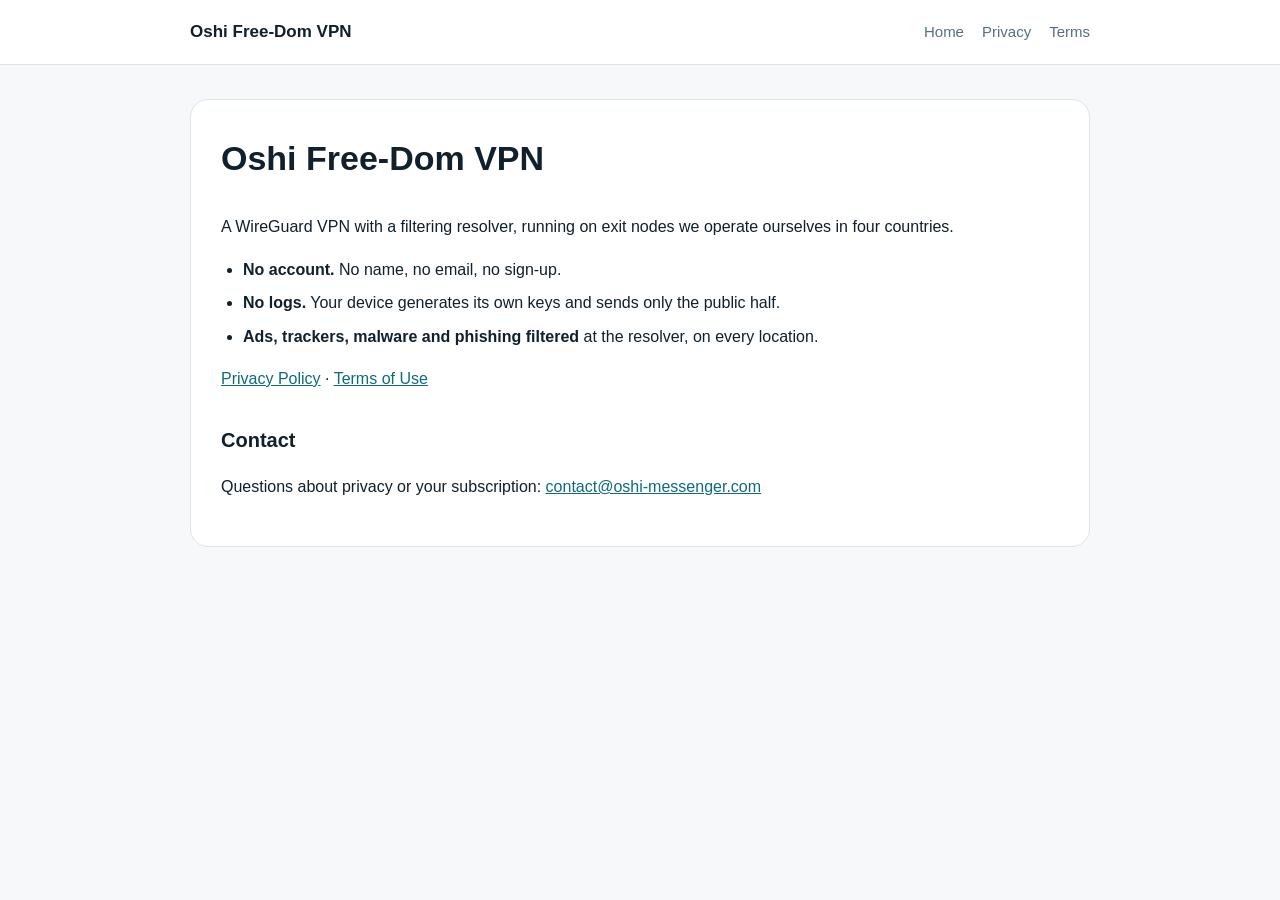
<file: index.html>
<!doctype html>
<html lang="en">
<head>
<meta charset="utf-8">
<meta name="viewport" content="width=device-width, initial-scale=1">
<title>Oshi Free-Dom VPN</title>
<meta name="description" content="A WireGuard VPN with a filtering resolver, run on our own exit nodes. No logs, no account.">
<link rel="stylesheet" href="assets/style.css">
</head>
<body>
<header class="site">
  <div class="wrap">
    <strong>Oshi Free-Dom VPN</strong>
    <nav>
      <a href="index.html">Home</a>
      <a href="privacy.html">Privacy</a>
      <a href="terms.html">Terms</a>
    </nav>
  </div>
</header>
<main class="wrap">
<article>

<h1>Oshi Free-Dom VPN</h1>
<p>A WireGuard VPN with a filtering resolver, running on exit nodes we operate ourselves in four countries.</p>
<ul>
<li><strong>No account.</strong> No name, no email, no sign-up.</li>
<li><strong>No logs.</strong> Your device generates its own keys and sends only the public half.</li>
<li><strong>Ads, trackers, malware and phishing filtered</strong> at the resolver, on every location.</li>
</ul>
<p><a href="privacy.html">Privacy Policy</a> · <a href="terms.html">Terms of Use</a></p>

<h2>Contact</h2>
<p>Questions about privacy or your subscription: <a href="mailto:contact@oshi-messenger.com">contact@oshi-messenger.com</a></p>
</article>
</main>
</body>
</html>
</file>
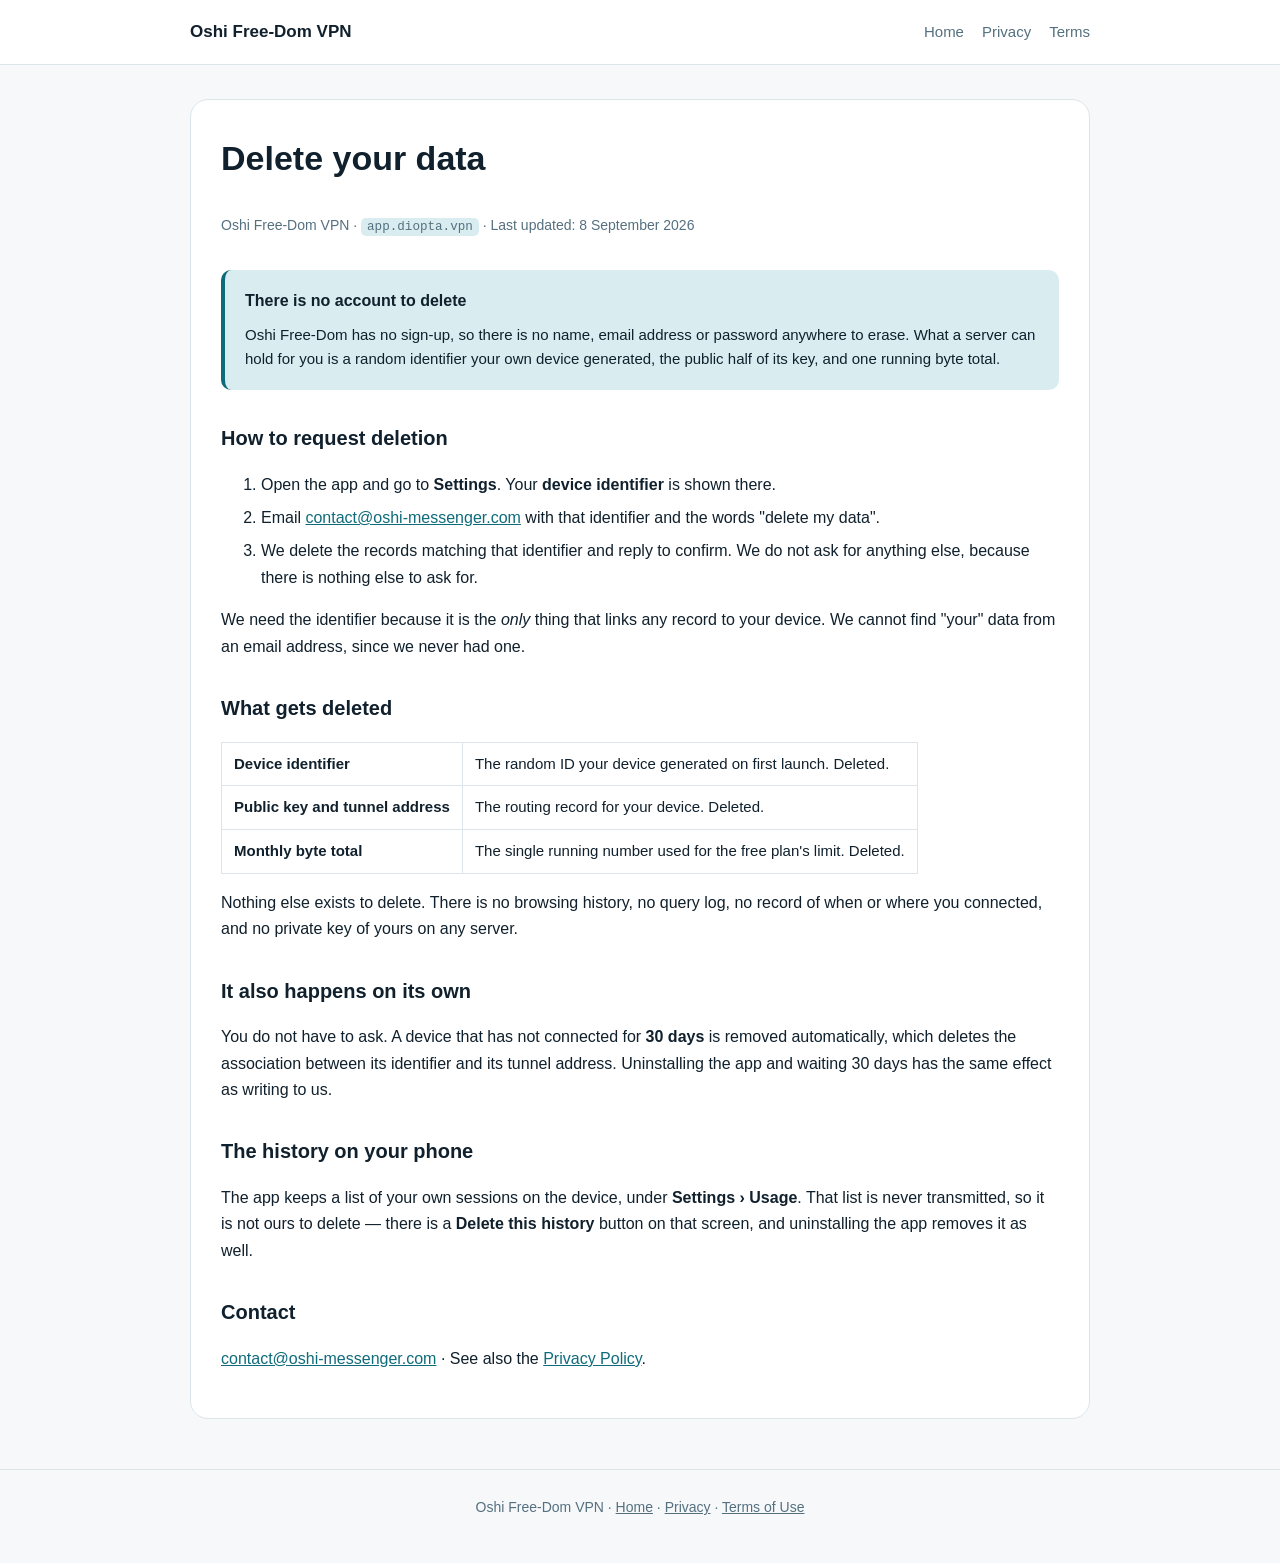
<file: data-deletion.html>
<!doctype html>
<html lang="en">
<head>
<meta charset="utf-8">
<meta name="viewport" content="width=device-width, initial-scale=1">
<title>Delete your data — Oshi Free-Dom VPN</title>
<meta name="description" content="How to have the data Oshi Free-Dom VPN holds for your device deleted, what gets deleted, and what is deleted automatically.">
<link rel="stylesheet" href="assets/style.css">
</head>
<body>
<header class="site">
  <div class="wrap">
    <strong>Oshi Free-Dom VPN</strong>
    <nav>
      <a href="index.html">Home</a>
      <a href="privacy.html">Privacy</a>
      <a href="terms.html">Terms</a>
    </nav>
  </div>
</header>
<main class="wrap">
<article>

<h1>Delete your data</h1>
<p class="updated">Oshi Free-Dom VPN · <code>app.diopta.vpn</code> · Last updated: 8 September 2026</p>

<div class="note">
<h3>There is no account to delete</h3>
<p>Oshi Free-Dom has no sign-up, so there is no name, email address or password anywhere to erase. What a server can hold for you is a random identifier your own device generated, the public half of its key, and one running byte total.</p>
</div>

<h2>How to request deletion</h2>
<ol>
<li>Open the app and go to <strong>Settings</strong>. Your <strong>device identifier</strong> is shown there.</li>
<li>Email <a href="mailto:contact@oshi-messenger.com?subject=Delete%20my%20data">contact@oshi-messenger.com</a> with that identifier and the words "delete my data".</li>
<li>We delete the records matching that identifier and reply to confirm. We do not ask for anything else, because there is nothing else to ask for.</li>
</ol>
<p>We need the identifier because it is the <em>only</em> thing that links any record to your device. We cannot find "your" data from an email address, since we never had one.</p>

<h2>What gets deleted</h2>
<table><tbody>
<tr><td><strong>Device identifier</strong></td><td>The random ID your device generated on first launch. Deleted.</td></tr>
<tr><td><strong>Public key and tunnel address</strong></td><td>The routing record for your device. Deleted.</td></tr>
<tr><td><strong>Monthly byte total</strong></td><td>The single running number used for the free plan's limit. Deleted.</td></tr>
</tbody></table>
<p>Nothing else exists to delete. There is no browsing history, no query log, no record of when or where you connected, and no private key of yours on any server.</p>

<h2>It also happens on its own</h2>
<p>You do not have to ask. A device that has not connected for <strong>30 days</strong> is removed automatically, which deletes the association between its identifier and its tunnel address. Uninstalling the app and waiting 30 days has the same effect as writing to us.</p>

<h2>The history on your phone</h2>
<p>The app keeps a list of your own sessions on the device, under <strong>Settings &rsaquo; Usage</strong>. That list is never transmitted, so it is not ours to delete — there is a <strong>Delete this history</strong> button on that screen, and uninstalling the app removes it as well.</p>

<h2>Contact</h2>
<p><a href="mailto:contact@oshi-messenger.com">contact@oshi-messenger.com</a> · See also the <a href="privacy.html">Privacy Policy</a>.</p>

</article>
</main>
<footer class="site">
  <div class="wrap">Oshi Free-Dom VPN · <a href="index.html">Home</a> · <a href="privacy.html">Privacy</a> · <a href="terms.html">Terms of Use</a></div>
</footer>
</body>
</html>
</file>
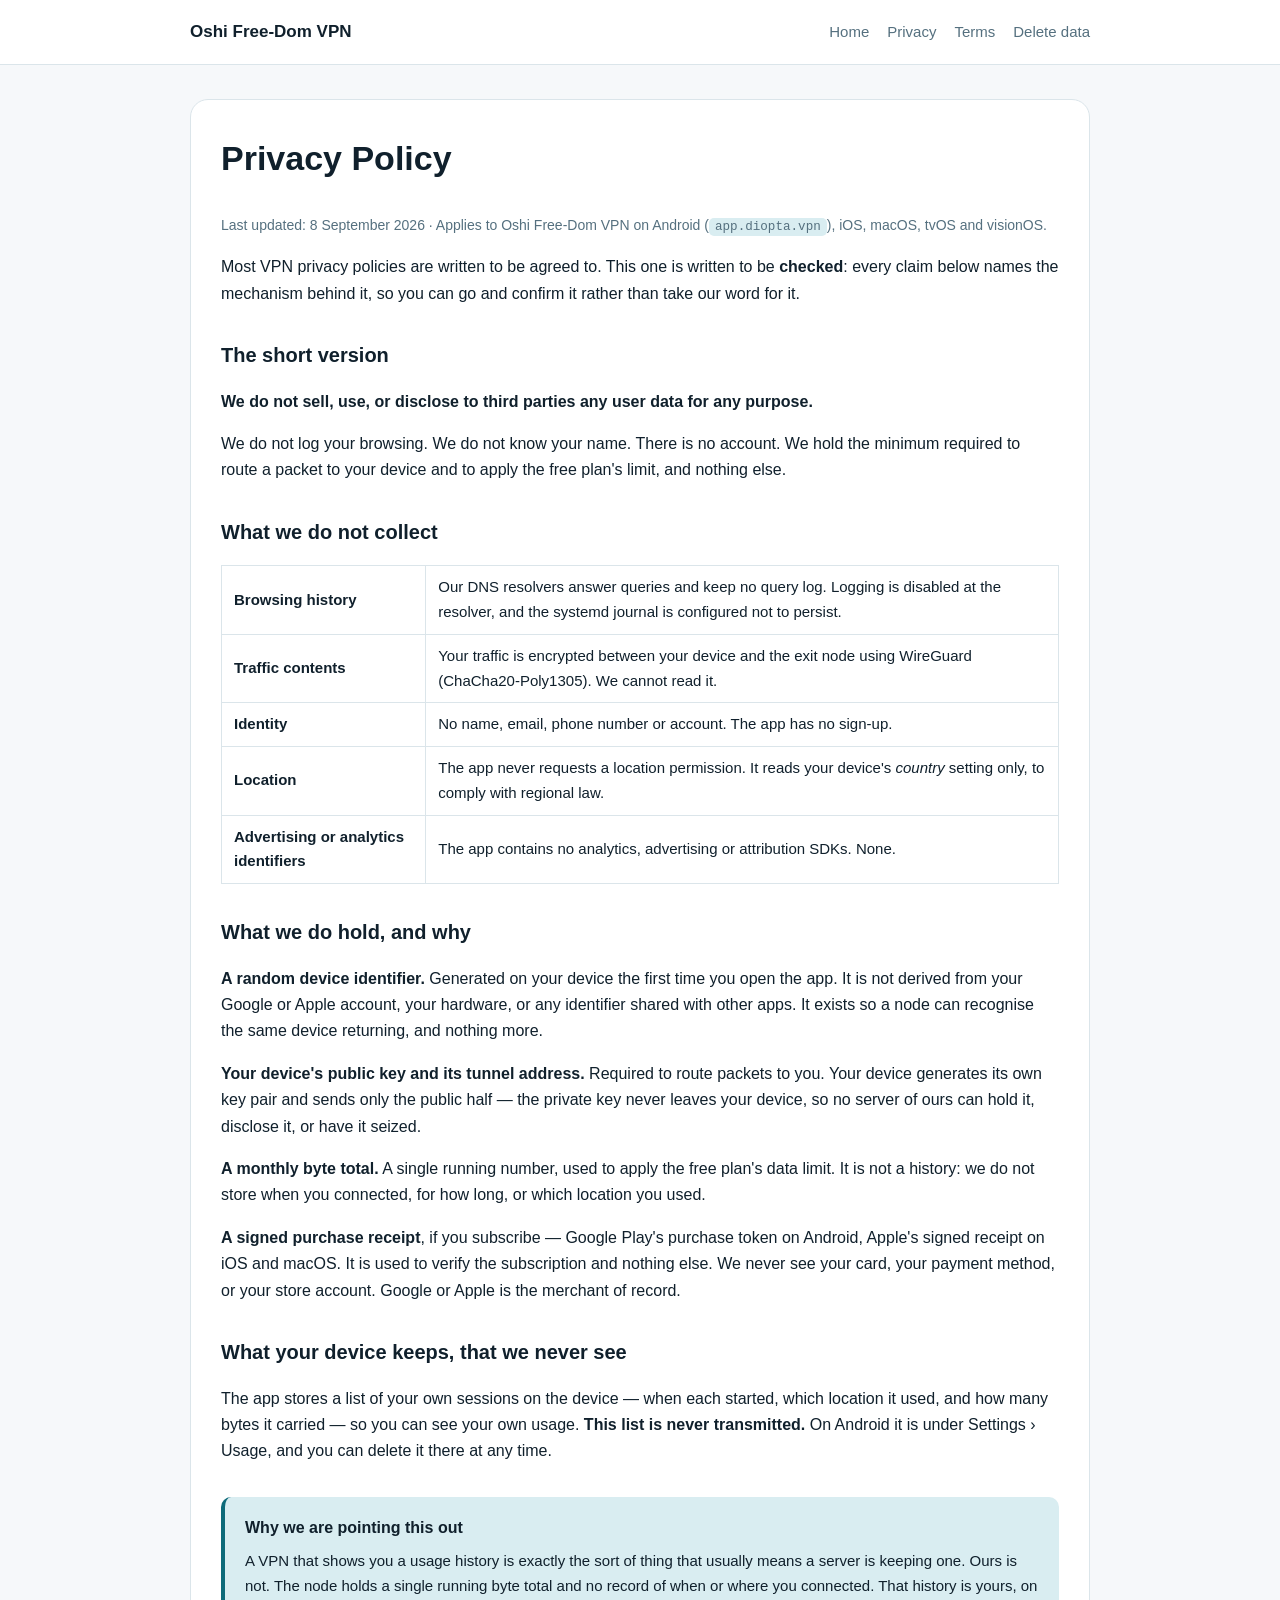
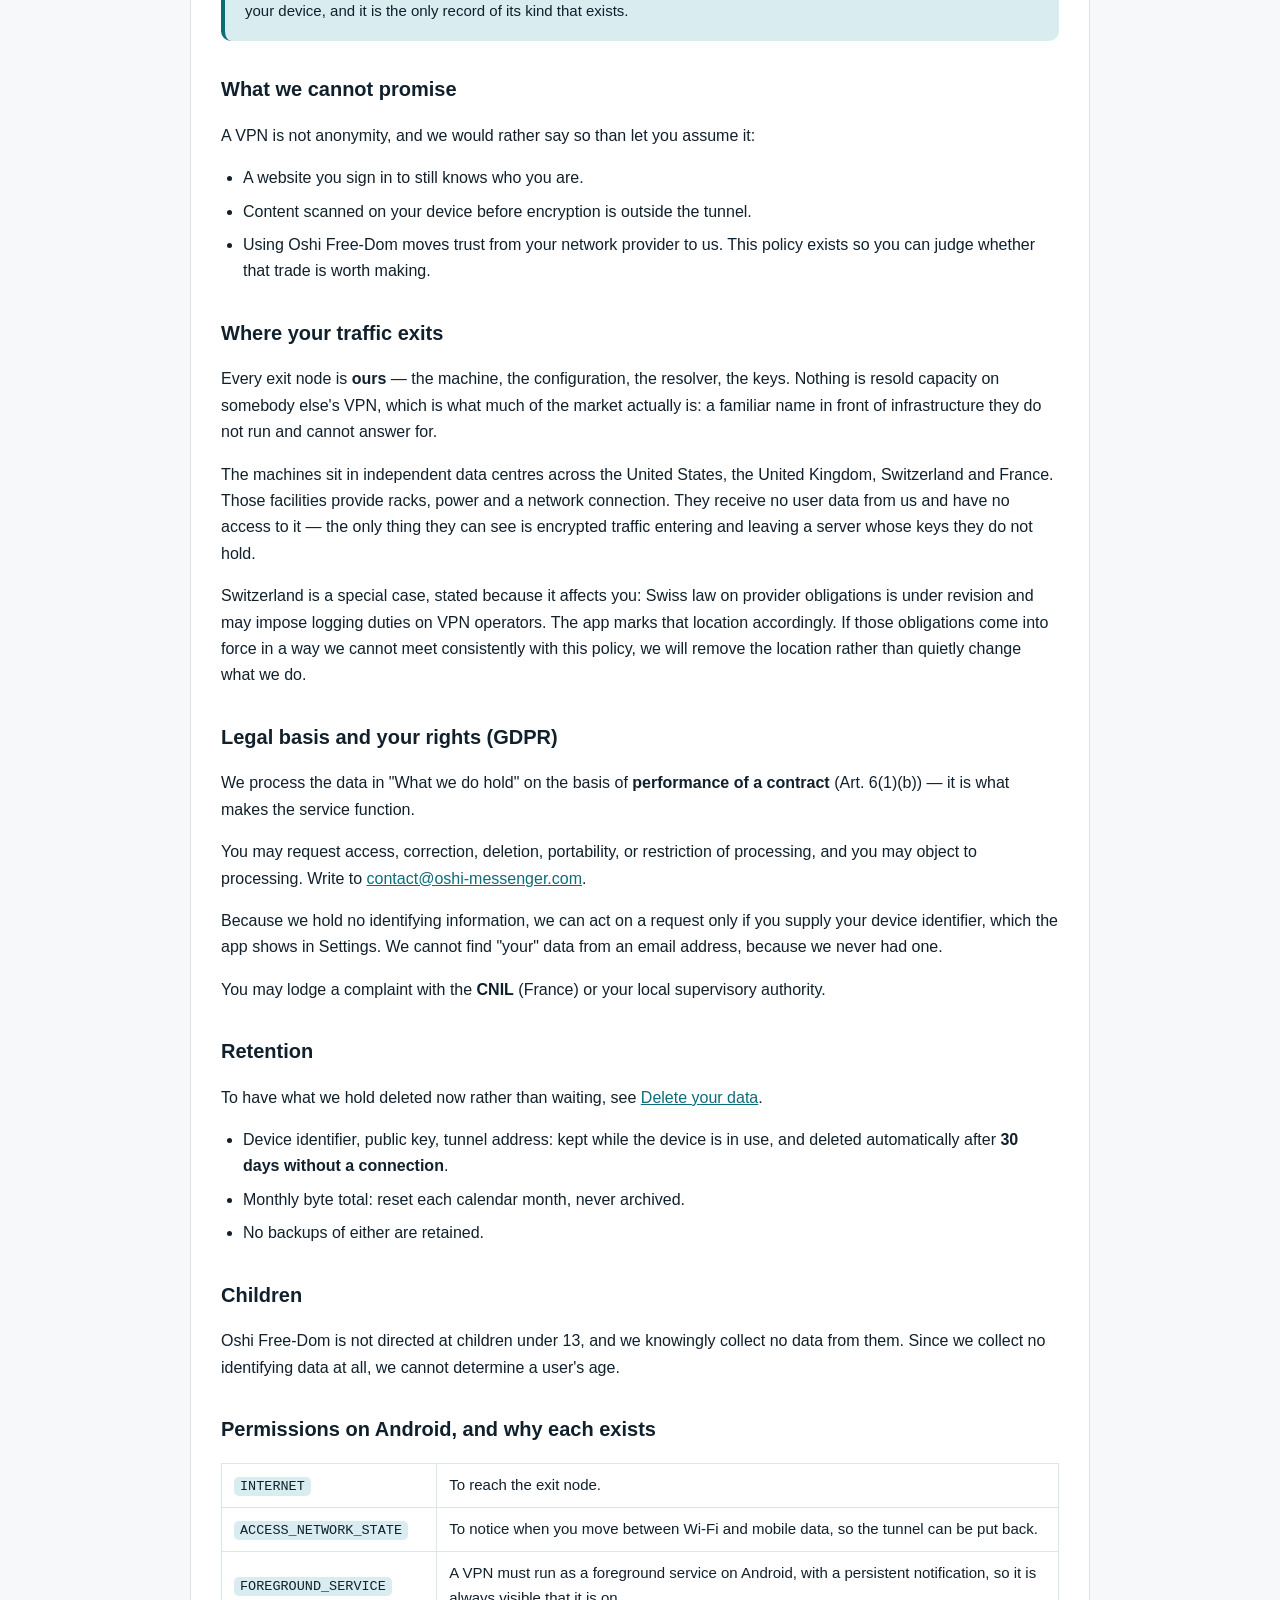
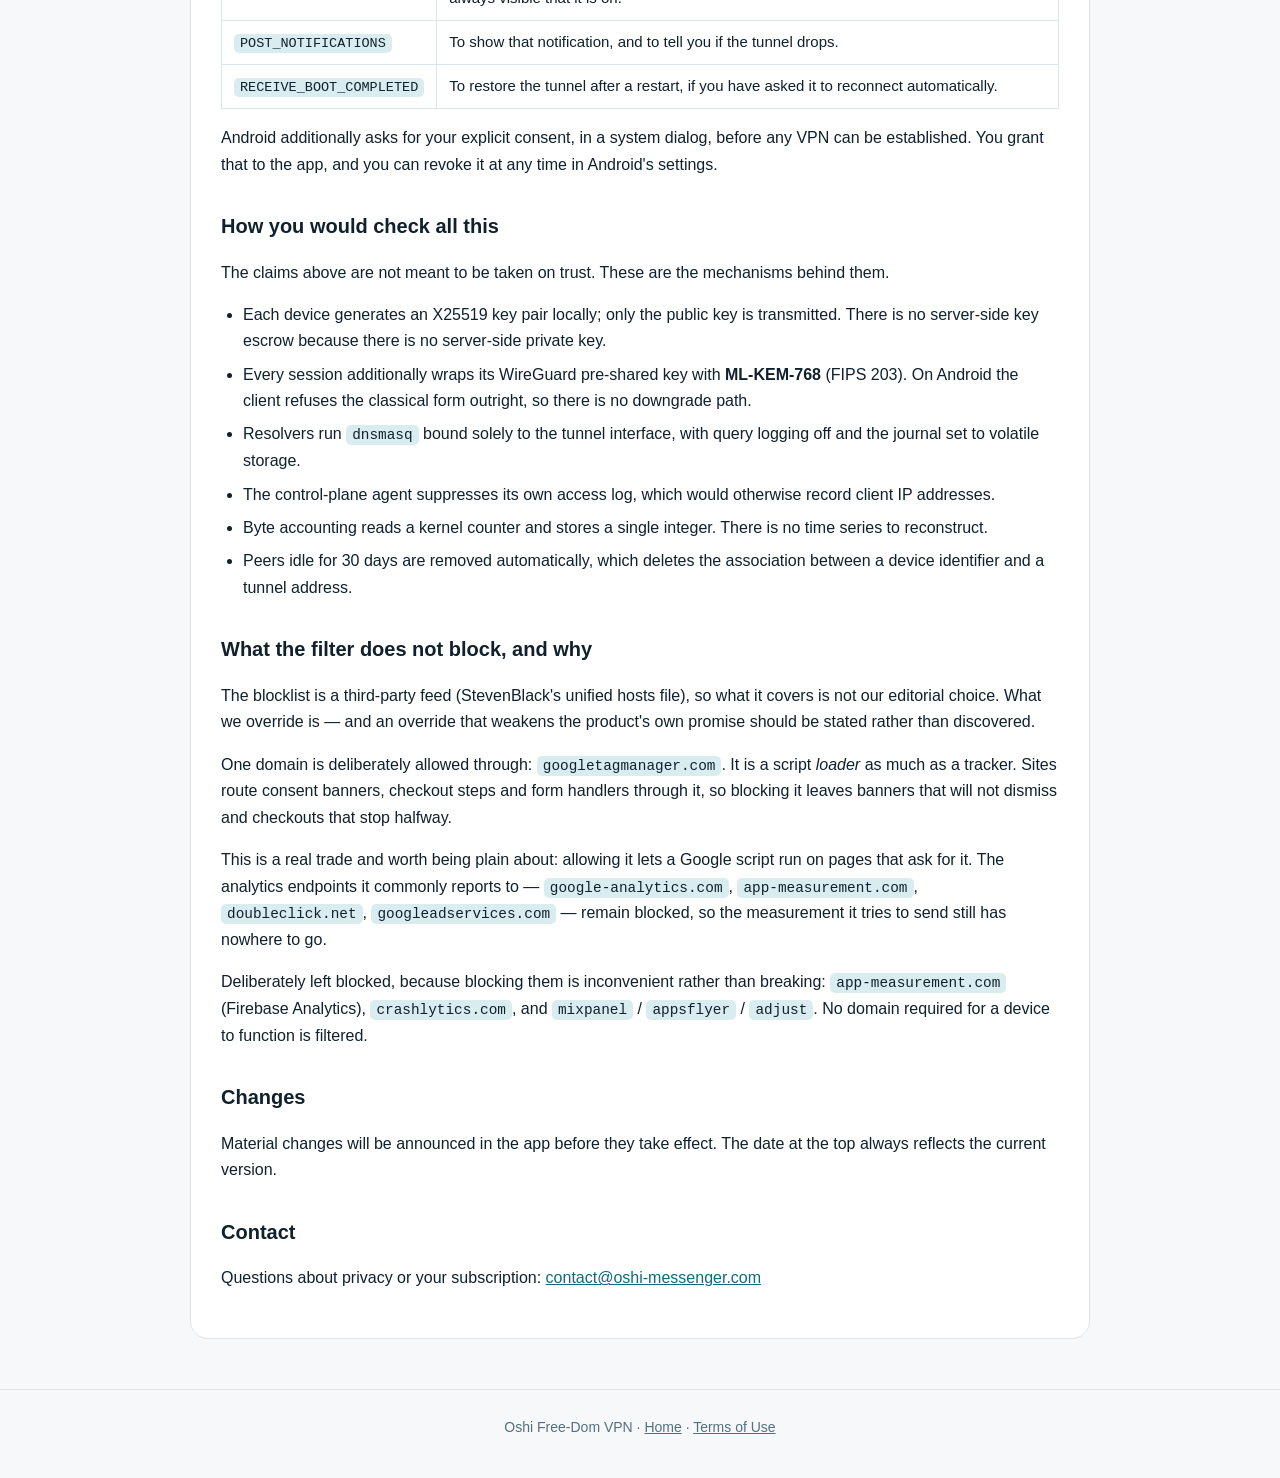
<file: privacy.html>
<!doctype html>
<html lang="en">
<head>
<meta charset="utf-8">
<meta name="viewport" content="width=device-width, initial-scale=1">
<title>Privacy Policy — Oshi Free-Dom VPN</title>
<meta name="description" content="Oshi Free-Dom keeps no browsing logs. No account, no name, no traffic contents. Written to be checked rather than believed.">
<link rel="stylesheet" href="assets/style.css">
</head>
<body>
<header class="site">
  <div class="wrap">
    <strong>Oshi Free-Dom VPN</strong>
    <nav>
      <a href="index.html">Home</a>
      <a href="privacy.html">Privacy</a>
      <a href="terms.html">Terms</a>
      <a href="data-deletion.html">Delete data</a>
    </nav>
  </div>
</header>
<main class="wrap">
<article>

<h1>Privacy Policy</h1>
<p class="updated">Last updated: 8 September 2026 · Applies to Oshi Free-Dom VPN on Android (<code>app.diopta.vpn</code>), iOS, macOS, tvOS and visionOS.</p>

<p>Most VPN privacy policies are written to be agreed to. This one is written to be
<strong>checked</strong>: every claim below names the mechanism behind it, so you can go and
confirm it rather than take our word for it.</p>

<h2>The short version</h2>
<p><strong>We do not sell, use, or disclose to third parties any user data for any purpose.</strong></p>
<p>We do not log your browsing. We do not know your name. There is no account. We hold the minimum required to route a packet to your device and to apply the free plan's limit, and nothing else.</p>

<h2>What we do not collect</h2>
<table><tbody>
<tr><td><strong>Browsing history</strong></td><td>Our DNS resolvers answer queries and keep no query log. Logging is disabled at the resolver, and the systemd journal is configured not to persist.</td></tr>
<tr><td><strong>Traffic contents</strong></td><td>Your traffic is encrypted between your device and the exit node using WireGuard (ChaCha20-Poly1305). We cannot read it.</td></tr>
<tr><td><strong>Identity</strong></td><td>No name, email, phone number or account. The app has no sign-up.</td></tr>
<tr><td><strong>Location</strong></td><td>The app never requests a location permission. It reads your device's <em>country</em> setting only, to comply with regional law.</td></tr>
<tr><td><strong>Advertising or analytics identifiers</strong></td><td>The app contains no analytics, advertising or attribution SDKs. None.</td></tr>
</tbody></table>

<h2>What we do hold, and why</h2>
<p><strong>A random device identifier.</strong> Generated on your device the first time you open the app. It is not derived from your Google or Apple account, your hardware, or any identifier shared with other apps. It exists so a node can recognise the same device returning, and nothing more.</p>
<p><strong>Your device's public key and its tunnel address.</strong> Required to route packets to you. Your device generates its own key pair and sends only the public half — the private key never leaves your device, so no server of ours can hold it, disclose it, or have it seized.</p>
<p><strong>A monthly byte total.</strong> A single running number, used to apply the free plan's data limit. It is not a history: we do not store when you connected, for how long, or which location you used.</p>
<p><strong>A signed purchase receipt</strong>, if you subscribe — Google Play's purchase token on Android, Apple's signed receipt on iOS and macOS. It is used to verify the subscription and nothing else. We never see your card, your payment method, or your store account. Google or Apple is the merchant of record.</p>

<h2>What your device keeps, that we never see</h2>
<p>The app stores a list of your own sessions on the device — when each started, which location it used, and how many bytes it carried — so you can see your own usage. <strong>This list is never transmitted.</strong> On Android it is under Settings &rsaquo; Usage, and you can delete it there at any time.</p>
<div class="note">
<h3>Why we are pointing this out</h3>
<p>A VPN that shows you a usage history is exactly the sort of thing that usually means a server is keeping one. Ours is not. The node holds a single running byte total and no record of when or where you connected. That history is yours, on your device, and it is the only record of its kind that exists.</p>
</div>

<h2>What we cannot promise</h2>
<p>A VPN is not anonymity, and we would rather say so than let you assume it:</p>
<ul>
<li>A website you sign in to still knows who you are.</li>
<li>Content scanned on your device before encryption is outside the tunnel.</li>
<li>Using Oshi Free-Dom moves trust from your network provider to us. This policy exists so you can judge whether that trade is worth making.</li>
</ul>

<h2>Where your traffic exits</h2>
<p>Every exit node is <strong>ours</strong> — the machine, the configuration, the resolver, the keys. Nothing is resold capacity on somebody else's VPN, which is what much of the market actually is: a familiar name in front of infrastructure they do not run and cannot answer for.</p>
<p>The machines sit in independent data centres across the United States, the United Kingdom, Switzerland and France. Those facilities provide racks, power and a network connection. They receive no user data from us and have no access to it — the only thing they can see is encrypted traffic entering and leaving a server whose keys they do not hold.</p>
<p>Switzerland is a special case, stated because it affects you: Swiss law on provider obligations is under revision and may impose logging duties on VPN operators. The app marks that location accordingly. If those obligations come into force in a way we cannot meet consistently with this policy, we will remove the location rather than quietly change what we do.</p>

<h2>Legal basis and your rights (GDPR)</h2>
<p>We process the data in "What we do hold" on the basis of <strong>performance of a contract</strong> (Art. 6(1)(b)) — it is what makes the service function.</p>
<p>You may request access, correction, deletion, portability, or restriction of processing, and you may object to processing. Write to <a href="mailto:contact@oshi-messenger.com">contact@oshi-messenger.com</a>.</p>
<p>Because we hold no identifying information, we can act on a request only if you supply your device identifier, which the app shows in Settings. We cannot find "your" data from an email address, because we never had one.</p>
<p>You may lodge a complaint with the <strong>CNIL</strong> (France) or your local supervisory authority.</p>

<h2>Retention</h2>
<p>To have what we hold deleted now rather than waiting, see <a href="data-deletion.html">Delete your data</a>.</p>
<ul>
<li>Device identifier, public key, tunnel address: kept while the device is in use, and deleted automatically after <strong>30 days without a connection</strong>.</li>
<li>Monthly byte total: reset each calendar month, never archived.</li>
<li>No backups of either are retained.</li>
</ul>

<h2>Children</h2>
<p>Oshi Free-Dom is not directed at children under 13, and we knowingly collect no data from them. Since we collect no identifying data at all, we cannot determine a user's age.</p>

<h2>Permissions on Android, and why each exists</h2>
<table><tbody>
<tr><td><code>INTERNET</code></td><td>To reach the exit node.</td></tr>
<tr><td><code>ACCESS_NETWORK_STATE</code></td><td>To notice when you move between Wi-Fi and mobile data, so the tunnel can be put back.</td></tr>
<tr><td><code>FOREGROUND_SERVICE</code></td><td>A VPN must run as a foreground service on Android, with a persistent notification, so it is always visible that it is on.</td></tr>
<tr><td><code>POST_NOTIFICATIONS</code></td><td>To show that notification, and to tell you if the tunnel drops.</td></tr>
<tr><td><code>RECEIVE_BOOT_COMPLETED</code></td><td>To restore the tunnel after a restart, if you have asked it to reconnect automatically.</td></tr>
</tbody></table>
<p>Android additionally asks for your explicit consent, in a system dialog, before any VPN can be established. You grant that to the app, and you can revoke it at any time in Android's settings.</p>

<h2>How you would check all this</h2>
<p>The claims above are not meant to be taken on trust. These are the mechanisms behind them.</p>
<ul>
<li>Each device generates an X25519 key pair locally; only the public key is transmitted. There is no server-side key escrow because there is no server-side private key.</li>
<li>Every session additionally wraps its WireGuard pre-shared key with <strong>ML-KEM-768</strong> (FIPS 203). On Android the client refuses the classical form outright, so there is no downgrade path.</li>
<li>Resolvers run <code>dnsmasq</code> bound solely to the tunnel interface, with query logging off and the journal set to volatile storage.</li>
<li>The control-plane agent suppresses its own access log, which would otherwise record client IP addresses.</li>
<li>Byte accounting reads a kernel counter and stores a single integer. There is no time series to reconstruct.</li>
<li>Peers idle for 30 days are removed automatically, which deletes the association between a device identifier and a tunnel address.</li>
</ul>

<h2>What the filter does not block, and why</h2>
<p>The blocklist is a third-party feed (StevenBlack's unified hosts file), so what it covers is not our editorial choice. What we override is — and an override that weakens the product's own promise should be stated rather than discovered.</p>
<p>One domain is deliberately allowed through: <code>googletagmanager.com</code>. It is a script <em>loader</em> as much as a tracker. Sites route consent banners, checkout steps and form handlers through it, so blocking it leaves banners that will not dismiss and checkouts that stop halfway.</p>
<p>This is a real trade and worth being plain about: allowing it lets a Google script run on pages that ask for it. The analytics endpoints it commonly reports to — <code>google-analytics.com</code>, <code>app-measurement.com</code>, <code>doubleclick.net</code>, <code>googleadservices.com</code> — remain blocked, so the measurement it tries to send still has nowhere to go.</p>
<p>Deliberately left blocked, because blocking them is inconvenient rather than breaking: <code>app-measurement.com</code> (Firebase Analytics), <code>crashlytics.com</code>, and <code>mixpanel</code> / <code>appsflyer</code> / <code>adjust</code>. No domain required for a device to function is filtered.</p>

<h2>Changes</h2>
<p>Material changes will be announced in the app before they take effect. The date at the top always reflects the current version.</p>

<h2>Contact</h2>
<p>Questions about privacy or your subscription: <a href="mailto:contact@oshi-messenger.com">contact@oshi-messenger.com</a></p>

</article>
</main>
<footer class="site">
  <div class="wrap">Oshi Free-Dom VPN · <a href="index.html">Home</a> · <a href="terms.html">Terms of Use</a></div>
</footer>
</body>
</html>
</file>
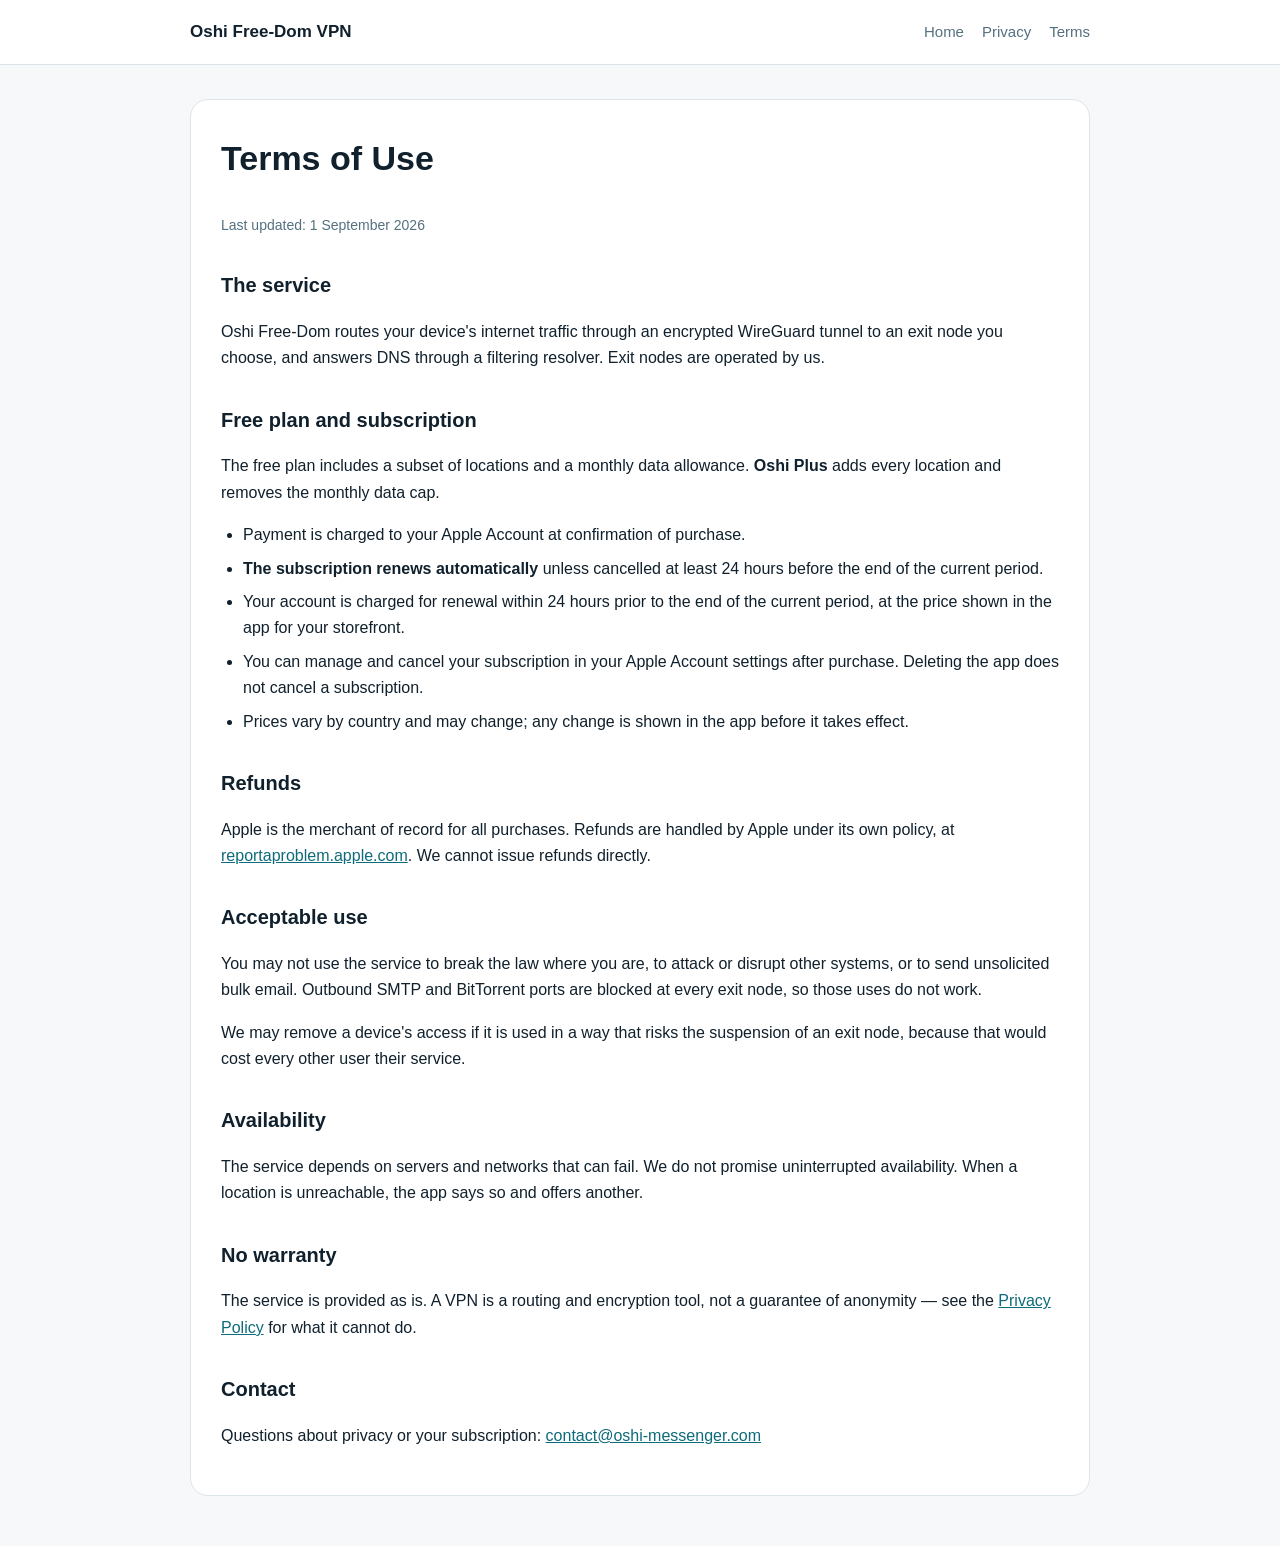
<file: terms.html>
<!doctype html>
<html lang="en">
<head>
<meta charset="utf-8">
<meta name="viewport" content="width=device-width, initial-scale=1">
<title>Terms of Use — Oshi Free-Dom VPN</title>
<meta name="description" content="Terms of use for Oshi Free-Dom VPN, including subscription and auto-renewal terms.">
<link rel="stylesheet" href="assets/style.css">
</head>
<body>
<header class="site">
  <div class="wrap">
    <strong>Oshi Free-Dom VPN</strong>
    <nav>
      <a href="index.html">Home</a>
      <a href="privacy.html">Privacy</a>
      <a href="terms.html">Terms</a>
    </nav>
  </div>
</header>
<main class="wrap">
<article>

<h1>Terms of Use</h1>
<p class="updated">Last updated: 1 September 2026</p>

<h2>The service</h2>
<p>Oshi Free-Dom routes your device's internet traffic through an encrypted WireGuard tunnel to an exit node you choose, and answers DNS through a filtering resolver. Exit nodes are operated by us.</p>

<h2>Free plan and subscription</h2>
<p>The free plan includes a subset of locations and a monthly data allowance. <strong>Oshi Plus</strong> adds every location and removes the monthly data cap.</p>
<ul>
<li>Payment is charged to your Apple Account at confirmation of purchase.</li>
<li><strong>The subscription renews automatically</strong> unless cancelled at least 24 hours before the end of the current period.</li>
<li>Your account is charged for renewal within 24 hours prior to the end of the current period, at the price shown in the app for your storefront.</li>
<li>You can manage and cancel your subscription in your Apple Account settings after purchase. Deleting the app does not cancel a subscription.</li>
<li>Prices vary by country and may change; any change is shown in the app before it takes effect.</li>
</ul>

<h2>Refunds</h2>
<p>Apple is the merchant of record for all purchases. Refunds are handled by Apple under its own policy, at <a href="https://reportaproblem.apple.com">reportaproblem.apple.com</a>. We cannot issue refunds directly.</p>

<h2>Acceptable use</h2>
<p>You may not use the service to break the law where you are, to attack or disrupt other systems, or to send unsolicited bulk email. Outbound SMTP and BitTorrent ports are blocked at every exit node, so those uses do not work.</p>
<p>We may remove a device's access if it is used in a way that risks the suspension of an exit node, because that would cost every other user their service.</p>

<h2>Availability</h2>
<p>The service depends on servers and networks that can fail. We do not promise uninterrupted availability. When a location is unreachable, the app says so and offers another.</p>

<h2>No warranty</h2>
<p>The service is provided as is. A VPN is a routing and encryption tool, not a guarantee of anonymity — see the <a href="privacy.html">Privacy Policy</a> for what it cannot do.</p>

<h2>Contact</h2>
<p>Questions about privacy or your subscription: <a href="mailto:contact@oshi-messenger.com">contact@oshi-messenger.com</a></p>
</article>
</main>
</body>
</html>
</file>
<file: assets/style.css>
:root {
  --bg: #f6f8fa;
  --surface: #ffffff;
  --text: #10202c;
  --muted: #55707f;
  --accent: #0e6b7a;
  --accent-soft: #d9edf1;
  --border: #dbe5ea;
  --max: 940px;
}

@media (prefers-color-scheme: dark) {
  :root {
    --bg: #08131d;
    --surface: #0f2130;
    --text: #eaf3f7;
    --muted: #9fbccb;
    --accent: #4fd1c5;
    --accent-soft: #10303c;
    --border: #1d3646;
  }
}

* { box-sizing: border-box; }

body {
  margin: 0;
  background: var(--bg);
  color: var(--text);
  font: 16px/1.65 -apple-system, BlinkMacSystemFont, "Segoe UI", Roboto, Helvetica, Arial, sans-serif;
  -webkit-font-smoothing: antialiased;
}

.wrap { max-width: var(--max); margin: 0 auto; padding: 0 20px; }

header.site {
  padding: 18px 0;
  border-bottom: 1px solid var(--border);
  background: var(--surface);
  position: sticky;
  top: 0;
  z-index: 10;
}
header.site .wrap { display: flex; align-items: center; gap: 12px; flex-wrap: wrap; }
header.site img { width: 34px; height: 34px; border-radius: 8px; }
header.site strong { font-size: 17px; }
header.site nav { margin-left: auto; display: flex; gap: 18px; flex-wrap: wrap; }
header.site nav a { color: var(--muted); text-decoration: none; font-size: 15px; }
header.site nav a:hover { color: var(--accent); }

.hero { text-align: center; padding: 68px 0 40px; }
.hero img.icon { width: 108px; height: 108px; border-radius: 24px; box-shadow: 0 12px 34px rgba(0,0,0,.22); }
.hero h1 { font-size: clamp(30px, 6vw, 46px); margin: 22px 0 10px; letter-spacing: -0.02em; }
.hero p.tagline { font-size: clamp(17px, 2.6vw, 21px); color: var(--muted); margin: 0 auto 26px; max-width: 34ch; }

.badges { display: flex; gap: 10px; justify-content: center; flex-wrap: wrap; margin-bottom: 8px; }
.badge {
  background: var(--accent-soft); color: var(--accent);
  border-radius: 999px; padding: 6px 14px; font-size: 14px; font-weight: 600;
}

.shots { display: flex; gap: 16px; overflow-x: auto; padding: 26px 4px 34px; scroll-snap-type: x mandatory; }
.shots img {
  width: 240px; flex: 0 0 auto; border-radius: 18px;
  border: 1px solid var(--border); scroll-snap-align: center;
  box-shadow: 0 8px 26px rgba(0,0,0,.14);
}

.features { display: grid; gap: 16px; grid-template-columns: repeat(auto-fit, minmax(250px, 1fr)); margin: 10px 0 50px; }
.card {
  background: var(--surface); border: 1px solid var(--border);
  border-radius: 16px; padding: 20px;
}
.card h3 { margin: 0 0 8px; font-size: 17px; }
.card p { margin: 0; color: var(--muted); font-size: 15px; }

.note {
  background: var(--accent-soft); border-left: 4px solid var(--accent);
  border-radius: 10px; padding: 18px 20px; margin: 32px 0;
}
.note h3 { margin: 0 0 8px; font-size: 16px; }
.note p { margin: 0; font-size: 15px; }

article { background: var(--surface); border: 1px solid var(--border); border-radius: 18px; padding: 30px; margin: 34px 0 50px; }
article h1 { margin-top: 0; font-size: clamp(26px, 5vw, 34px); }
article h2 { margin-top: 32px; font-size: 20px; }
article table { width: 100%; border-collapse: collapse; margin: 16px 0; font-size: 15px; display: block; overflow-x: auto; }
article th, article td { border: 1px solid var(--border); padding: 9px 12px; text-align: left; }
article th { background: var(--accent-soft); }
article code { background: var(--accent-soft); padding: 2px 6px; border-radius: 5px; font-size: 90%; }
article ul { padding-left: 22px; }
article li { margin: 7px 0; }

footer.site {
  border-top: 1px solid var(--border); padding: 26px 0 44px;
  color: var(--muted); font-size: 14px; text-align: center;
}
footer.site a { color: var(--muted); }
.updated { color: var(--muted); font-size: 14px; }
a { color: var(--accent); }
</file>
